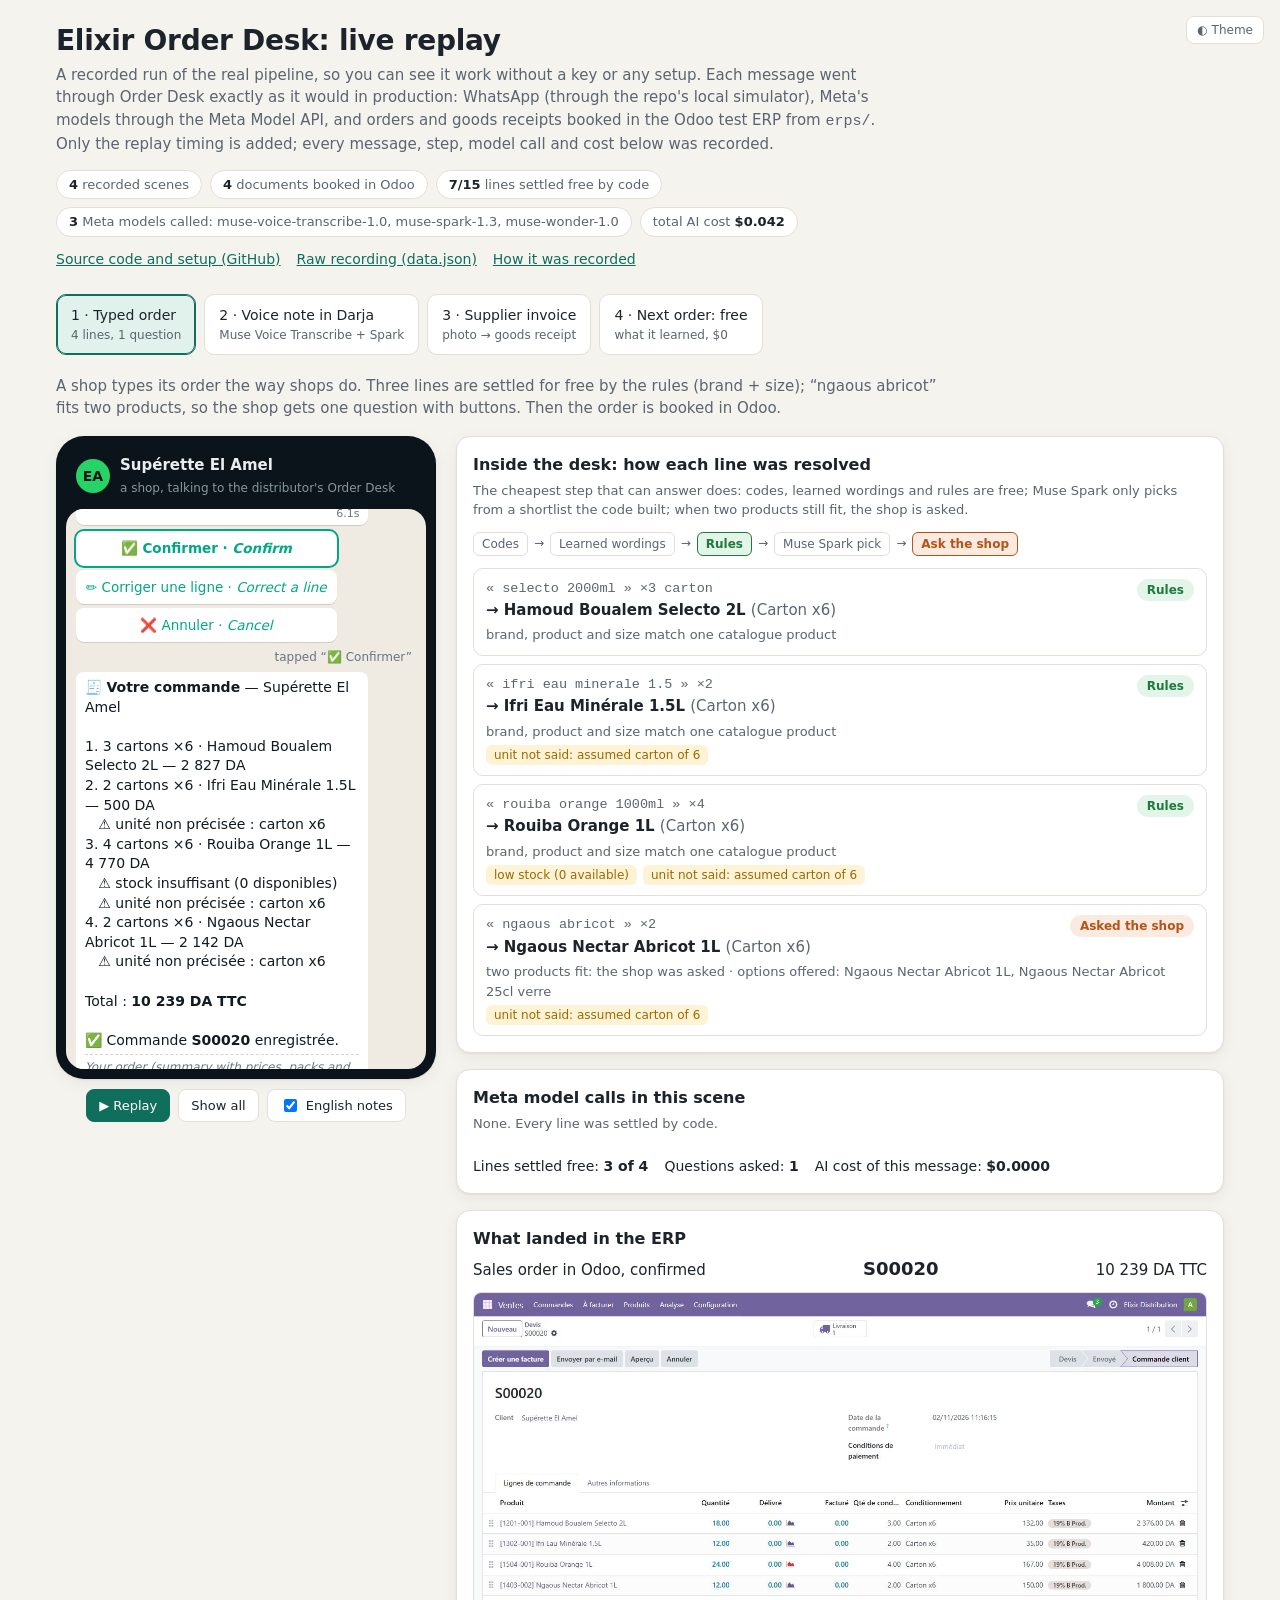
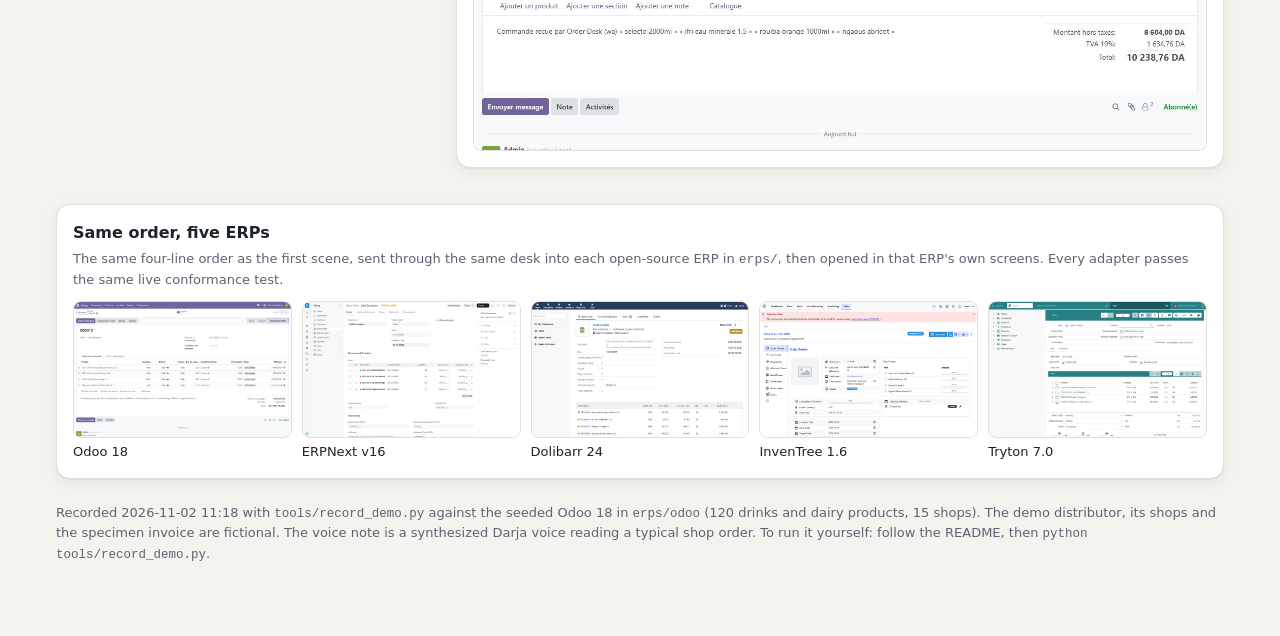
<file: docs/index.html>
<!doctype html>
<html lang="en"><head><meta charset="utf-8"><meta name="viewport" content="width=device-width, initial-scale=1">
<title>Elixir Order Desk</title><meta http-equiv="refresh" content="0; url=demo/">
<style>body{font:16px system-ui,sans-serif;margin:40px 16px;background:#f5f3ee;color:#1d232b}@media(prefers-color-scheme:dark){body{background:#12161b;color:#e8ecf0}}a{color:#0f6e5c}</style>
</head><body><p><a href="demo/">Open the Order Desk live replay</a> · <a href="https://github.com/nudiiir/elixir-orderdesk">Source on GitHub</a></p></body></html>
</file>
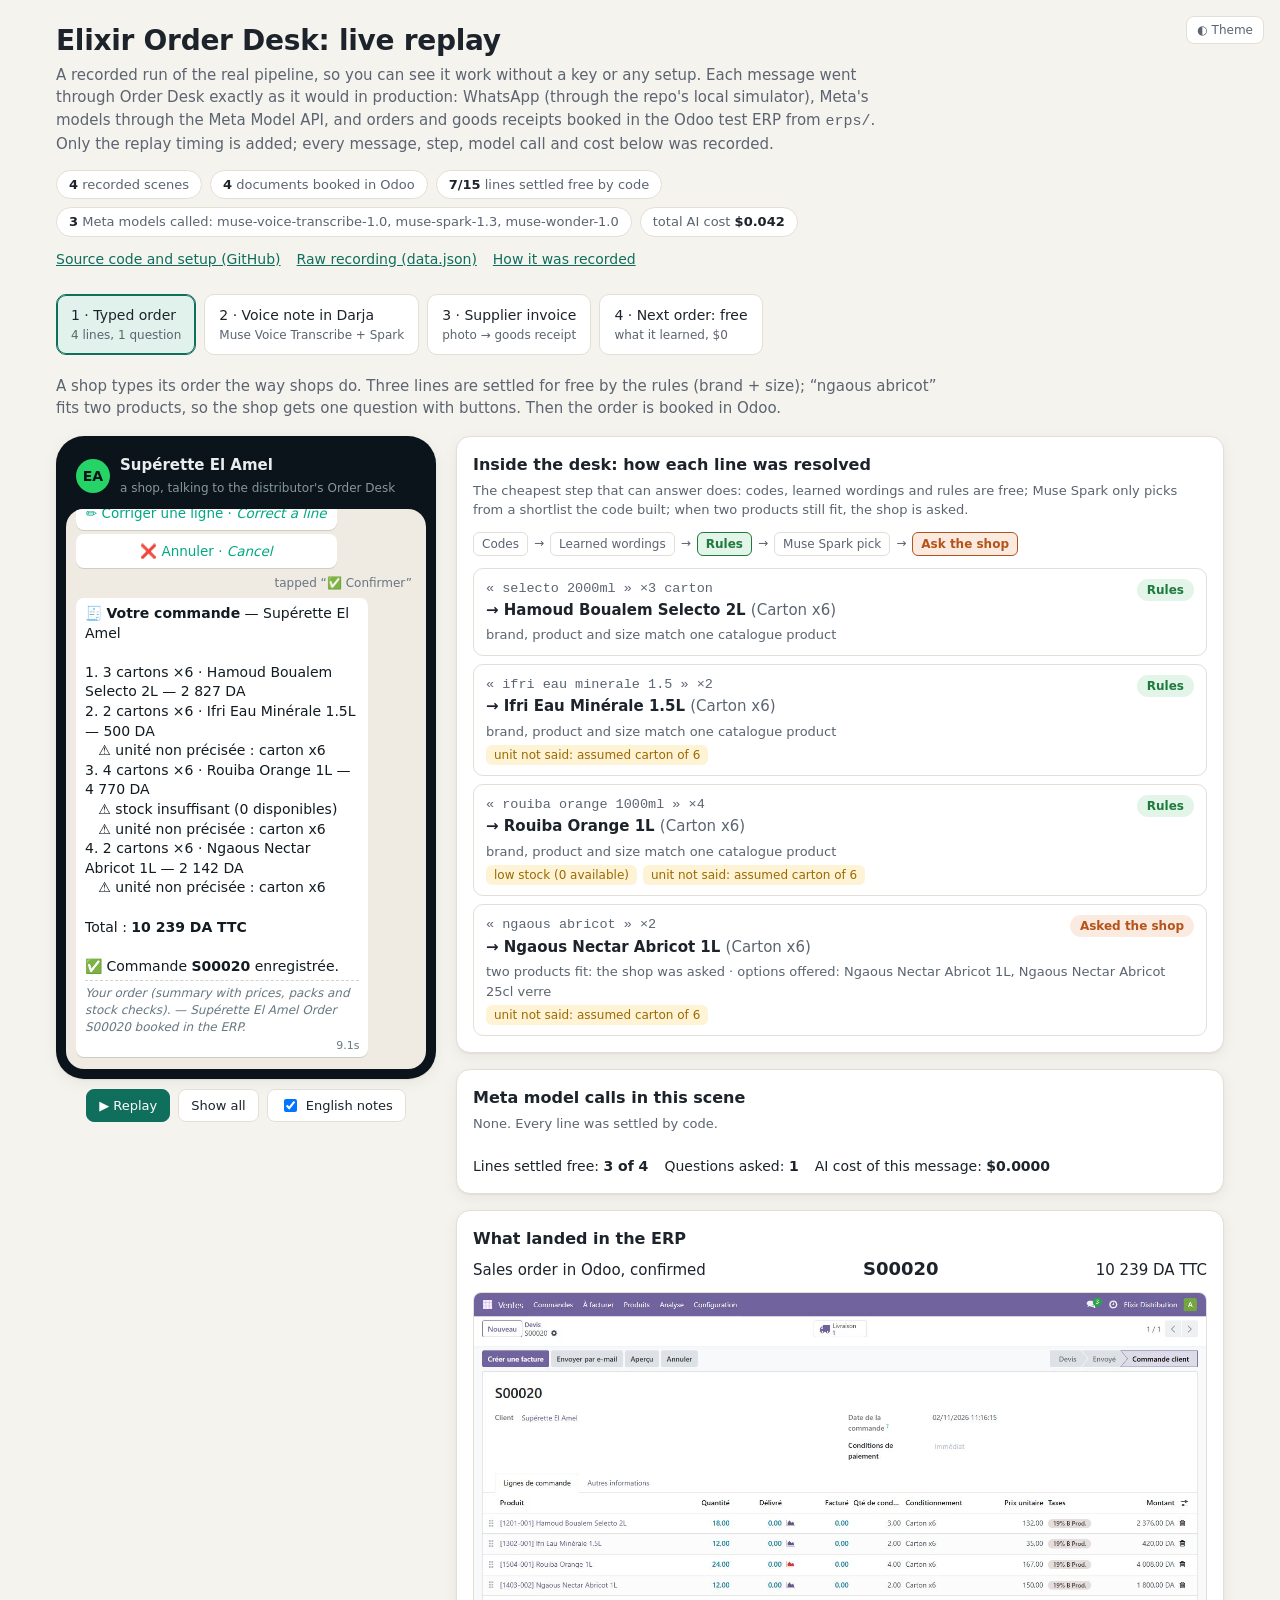
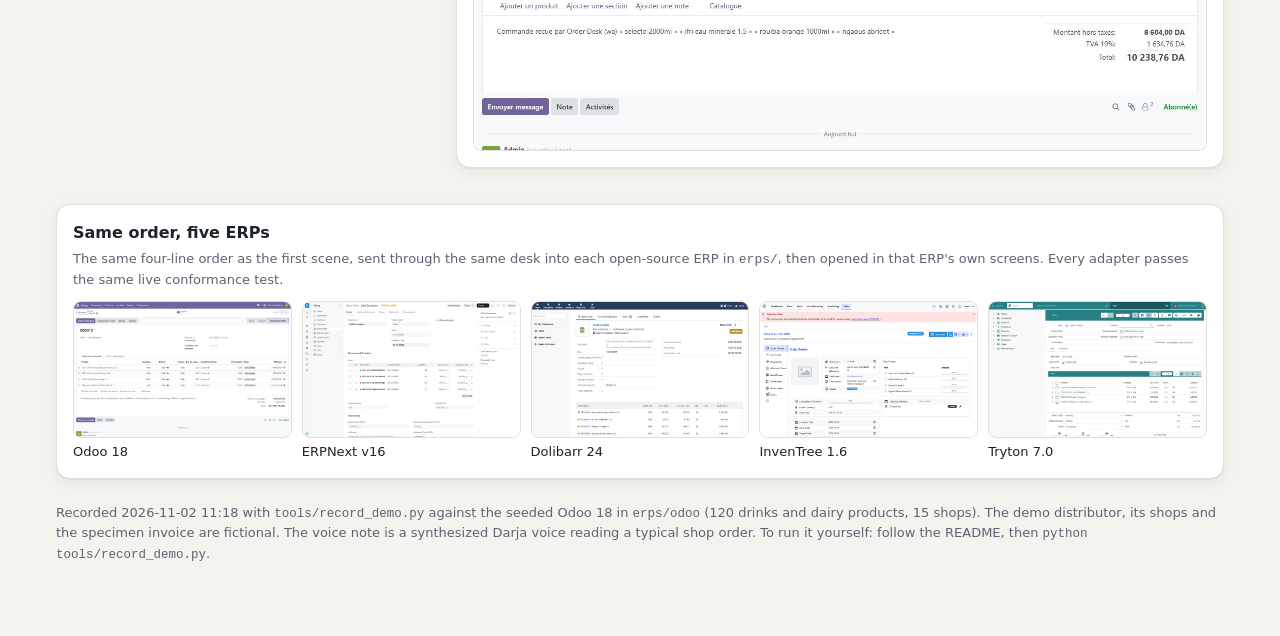
<file: docs/demo/index.html>
<!doctype html>
<html lang="en">
<head>
<meta charset="utf-8">
<meta name="viewport" content="width=device-width, initial-scale=1">
<title>Order Desk Live Replay</title>
<meta name="description" content="A recorded run of Elixir Order Desk: WhatsApp orders, a Darja voice note and a supplier invoice going into Odoo through Meta's models, with every step and every model call shown.">
<style>
:root {
  --bg: #f5f3ee; --panel: #ffffff; --ink: #1d232b; --ink2: #5b6470; --rule: #e3dfd6;
  --accent: #0f6e5c; --accent-t: #e1f2ec; --ai: #6a3fd6; --ai-t: #eee8fd; --person: #b5531a; --person-t: #fbeadf;
  --free: #1f7a3d; --free-t: #e3f4e8; --warn: #9a6a00; --warn-t: #fff3d6;
  --phone: #0b141a; --chat: #efeae2; --bubble-in: #ffffff; --bubble-out: #d9fdd3; --bubble-ink: #111b21; --meta: #667781;
  --shadow: 0 1px 2px rgba(0,0,0,.06), 0 4px 16px rgba(0,0,0,.06);
}
@media (prefers-color-scheme: dark) {
  :root:not([data-theme="light"]) {
    --bg: #12161b; --panel: #1a2027; --ink: #e8ecf0; --ink2: #9aa5b1; --rule: #2a323c;
    --accent: #3fc1a0; --accent-t: #173a33; --ai: #a98bff; --ai-t: #2a2342; --person: #f0a070; --person-t: #3d2a1e;
    --free: #5fd17f; --free-t: #1b3524; --warn: #f2c14e; --warn-t: #3a3018;
    --chat: #0b141a; --bubble-in: #202c33; --bubble-out: #005c4b; --bubble-ink: #e9edef; --meta: #8696a0;
    --shadow: 0 1px 2px rgba(0,0,0,.3), 0 4px 16px rgba(0,0,0,.3);
  }
}
:root[data-theme="dark"] {
  --bg: #12161b; --panel: #1a2027; --ink: #e8ecf0; --ink2: #9aa5b1; --rule: #2a323c;
  --accent: #3fc1a0; --accent-t: #173a33; --ai: #a98bff; --ai-t: #2a2342; --person: #f0a070; --person-t: #3d2a1e;
  --free: #5fd17f; --free-t: #1b3524; --warn: #f2c14e; --warn-t: #3a3018;
  --chat: #0b141a; --bubble-in: #202c33; --bubble-out: #005c4b; --bubble-ink: #e9edef; --meta: #8696a0;
  --shadow: 0 1px 2px rgba(0,0,0,.3), 0 4px 16px rgba(0,0,0,.3);
}
* { box-sizing: border-box; }
html { -webkit-text-size-adjust: 100%; }
body { margin: 0; background: var(--bg); color: var(--ink); font: 15px/1.5 system-ui, -apple-system, "Segoe UI", Roboto, sans-serif; }
a { color: var(--accent); }
.wrap { max-width: 1200px; margin: 0 auto; padding: 24px 16px 64px; }
header h1 { font-size: 28px; line-height: 1.2; margin: 0 0 6px; letter-spacing: -.01em; }
header p { margin: 0; color: var(--ink2); max-width: 820px; }
.facts { display: flex; flex-wrap: wrap; gap: 8px; margin: 14px 0 0; padding: 0; list-style: none; }
.facts li { background: var(--panel); border: 1px solid var(--rule); border-radius: 999px; padding: 4px 12px; font-size: 13px; color: var(--ink2); }
.facts b { color: var(--ink); }
.links { margin-top: 12px; display: flex; gap: 16px; flex-wrap: wrap; font-size: 14px; }
nav.tabs { display: flex; gap: 8px; margin: 24px 0 16px; overflow-x: auto; padding-bottom: 4px; }
nav.tabs button { flex: none; border: 1px solid var(--rule); background: var(--panel); color: var(--ink); border-radius: 10px; padding: 10px 14px; font: inherit; font-size: 14px; cursor: pointer; text-align: left; }
nav.tabs button small { display: block; color: var(--ink2); font-size: 12px; }
nav.tabs button[aria-selected="true"] { border-color: var(--accent); box-shadow: inset 0 0 0 1px var(--accent); background: var(--accent-t); }
.scene-intro { margin: 0 0 16px; color: var(--ink2); max-width: 900px; }
.grid { display: grid; grid-template-columns: 380px 1fr; gap: 20px; align-items: start; }
@media (max-width: 900px) { .grid { grid-template-columns: 1fr; } }
/* phone */
.phone { background: var(--phone); border-radius: 28px; padding: 10px; box-shadow: var(--shadow); max-width: 380px; margin: 0 auto; width: 100%; }
.phone-top { color: #e9edef; display: flex; align-items: center; gap: 10px; padding: 8px 10px 10px; }
.phone-top .av { width: 34px; height: 34px; border-radius: 50%; background: #25d366; color: #0b141a; display: grid; place-items: center; font-weight: 700; font-size: 14px; }
.phone-top b { display: block; font-size: 15px; }
.phone-top small { color: #8696a0; font-size: 12px; }
.chat { background: var(--chat); border-radius: 18px; height: 560px; overflow-y: auto; padding: 12px 10px; display: flex; flex-direction: column; gap: 6px; scroll-behavior: smooth; }
.b { max-width: 86%; padding: 6px 9px 4px; border-radius: 8px; color: var(--bubble-ink); font-size: 14px; line-height: 1.4; white-space: pre-wrap; word-wrap: break-word; box-shadow: 0 1px .5px rgba(0,0,0,.13); animation: pop .25s ease-out; }
.b.in { align-self: flex-end; background: var(--bubble-out); }
.b.out { align-self: flex-start; background: var(--bubble-in); }
.b .gloss { display: block; margin-top: 4px; padding-top: 4px; border-top: 1px dashed rgba(127,127,127,.35); color: var(--meta); font-size: 12px; font-style: italic; }
.b .t { display: block; text-align: right; font-size: 11px; color: var(--meta); margin-top: 2px; }
.b img { width: 100%; border-radius: 6px; display: block; margin-bottom: 4px; }
.b audio { width: 230px; max-width: 100%; height: 36px; display: block; }
.btns { align-self: flex-start; max-width: 86%; display: grid; gap: 4px; animation: pop .25s ease-out; }
.btns span { background: var(--bubble-in); color: #00a884; border-radius: 8px; padding: 7px 10px; font-size: 13.5px; text-align: center; box-shadow: 0 1px .5px rgba(0,0,0,.13); }
.btns span.chosen { outline: 2px solid #00a884; font-weight: 600; }
.tap { align-self: flex-end; font-size: 12px; color: var(--meta); padding: 0 4px; }
.typing { align-self: flex-start; font-size: 12px; color: var(--meta); padding: 2px 6px; }
@keyframes pop { from { opacity: 0; transform: translateY(6px); } to { opacity: 1; transform: none; } }
@media (prefers-reduced-motion: reduce) { .b, .btns { animation: none; } .chat { scroll-behavior: auto; } }
.controls { display: flex; gap: 8px; justify-content: center; margin: 10px 0 0; flex-wrap: wrap; }
.controls button, .controls label { font: inherit; font-size: 13px; border: 1px solid var(--rule); background: var(--panel); color: var(--ink); border-radius: 8px; padding: 6px 12px; cursor: pointer; }
.controls button.primary { background: var(--accent); color: #fff; border-color: var(--accent); }
.controls label { display: inline-flex; gap: 6px; align-items: center; }
/* inside */
.panel { background: var(--panel); border: 1px solid var(--rule); border-radius: 14px; padding: 16px; box-shadow: var(--shadow); margin-bottom: 16px; }
.panel h2 { font-size: 16px; margin: 0 0 4px; }
.panel .sub { color: var(--ink2); font-size: 13px; margin: 0 0 12px; }
.lines { display: grid; gap: 8px; }
.line { border: 1px solid var(--rule); border-radius: 10px; padding: 10px 12px; display: grid; grid-template-columns: 1fr auto; gap: 4px 12px; }
.line .said { font-family: ui-monospace, SFMono-Regular, Menlo, Consolas, monospace; font-size: 13.5px; color: var(--ink2); overflow-wrap: anywhere; }
.line .prod { font-weight: 600; }
.line .why { grid-column: 1 / -1; font-size: 13px; color: var(--ink2); }
.line .flags { grid-column: 1 / -1; display: flex; gap: 6px; flex-wrap: wrap; }
.flag { font-size: 12px; background: var(--warn-t); color: var(--warn); border-radius: 6px; padding: 1px 8px; }
.step { font-size: 12px; font-weight: 600; border-radius: 999px; padding: 2px 10px; white-space: nowrap; align-self: start; }
.step.free { background: var(--free-t); color: var(--free); }
.step.ai { background: var(--ai-t); color: var(--ai); }
.step.person { background: var(--person-t); color: var(--person); }
.ladder { display: flex; flex-wrap: wrap; gap: 6px; font-size: 12px; color: var(--ink2); margin: 0 0 12px; padding: 0; list-style: none; }
.ladder li { border: 1px solid var(--rule); border-radius: 6px; padding: 2px 8px; }
.ladder li.on { border-color: currentColor; font-weight: 600; }
table { width: 100%; border-collapse: collapse; font-size: 13.5px; }
th, td { text-align: left; padding: 7px 8px; border-bottom: 1px solid var(--rule); vertical-align: top; }
th { color: var(--ink2); font-weight: 600; font-size: 12px; text-transform: uppercase; letter-spacing: .03em; }
td.num, th.num { text-align: right; font-variant-numeric: tabular-nums; white-space: nowrap; }
td code { font-size: 12.5px; }
.tablewrap { overflow-x: auto; }
.total { display: flex; flex-wrap: wrap; gap: 16px; margin-top: 10px; font-size: 14px; }
.total b { font-variant-numeric: tabular-nums; }
.erp img { width: 100%; border-radius: 8px; border: 1px solid var(--rule); display: block; }
.erp .doc { display: flex; justify-content: space-between; align-items: baseline; gap: 12px; flex-wrap: wrap; margin-bottom: 10px; }
.erp .doc b { font-size: 18px; }
.gallery { display: grid; grid-template-columns: repeat(5, 1fr); gap: 10px; }
@media (max-width: 900px) { .gallery { grid-template-columns: repeat(2, 1fr); } }
.gallery a { text-decoration: none; color: var(--ink); font-size: 13px; }
.gallery img { width: 100%; border-radius: 8px; border: 1px solid var(--rule); display: block; margin-bottom: 4px; aspect-ratio: 1500/940; object-fit: cover; object-position: top; }
footer { color: var(--ink2); font-size: 13px; margin-top: 24px; }
footer code { font-size: 12.5px; }
.theme { position: absolute; top: 16px; right: 16px; }
.theme button { font: inherit; font-size: 12px; border: 1px solid var(--rule); background: var(--panel); color: var(--ink2); border-radius: 8px; padding: 4px 10px; cursor: pointer; }
.err { background: var(--warn-t); color: var(--warn); padding: 12px; border-radius: 10px; }
</style>
</head>
<body>
<div class="theme"><button id="theme" type="button" aria-label="Switch light or dark theme">◐ Theme</button></div>
<div class="wrap">
  <header>
    <h1>Elixir Order Desk: live replay</h1>
    <p>A recorded run of the real pipeline, so you can see it work without a key or any setup. Each message
      went through Order Desk exactly as it would in production: WhatsApp (through the repo's local simulator),
      Meta's models through the Meta Model API, and orders and goods receipts booked in the Odoo test ERP from
      <code>erps/</code>. Only the replay timing is added; every message, step, model call and cost below was recorded.</p>
    <ul class="facts" id="facts"></ul>
    <div class="links">
      <a href="https://github.com/nudiiir/elixir-orderdesk">Source code and setup (GitHub)</a>
      <a href="data.json">Raw recording (data.json)</a>
      <a href="https://github.com/nudiiir/elixir-orderdesk/blob/main/tools/record_demo.py">How it was recorded</a>
    </div>
  </header>

  <nav class="tabs" id="tabs" role="tablist" aria-label="Scenes"></nav>
  <p class="scene-intro" id="intro"></p>

  <div class="grid">
    <div>
      <div class="phone" aria-label="WhatsApp conversation">
        <div class="phone-top"><div class="av" id="av">OD</div><div><b id="who">Order Desk</b><small id="whosub">WhatsApp · the distributor's number</small></div></div>
        <div class="chat" id="chat" aria-live="polite"></div>
      </div>
      <div class="controls">
        <button class="primary" id="play" type="button">▶ Replay</button>
        <button id="all" type="button">Show all</button>
        <label><input type="checkbox" id="en" checked> English notes</label>
      </div>
    </div>
    <div>
      <section class="panel">
        <h2>Inside the desk: how each line was resolved</h2>
        <p class="sub">The cheapest step that can answer does: codes, learned wordings and rules are free; Muse Spark
          only picks from a shortlist the code built; when two products still fit, the shop is asked.</p>
        <ul class="ladder" id="ladder"></ul>
        <div class="lines" id="lines"></div>
      </section>
      <section class="panel">
        <h2>Meta model calls in this scene</h2>
        <p class="sub" id="callsub"></p>
        <div class="tablewrap"><table id="calls"></table></div>
        <div class="total" id="total"></div>
      </section>
      <section class="panel erp">
        <h2>What landed in the ERP</h2>
        <div class="doc" id="doc"></div>
        <a id="erplink" href="#"><img id="erpimg" alt="The booked document in Odoo" loading="lazy"></a>
      </section>
    </div>
  </div>

  <section class="panel" style="margin-top:20px">
    <h2>Same order, five ERPs</h2>
    <p class="sub">The same four-line order as the first scene, sent through the same desk into each open-source ERP in <code>erps/</code>,
      then opened in that ERP's own screens. Every adapter passes the same live conformance test.</p>
    <div class="gallery" id="gallery"></div>
  </section>

  <footer>
    <p>Recorded <span id="rec"></span> with <code>tools/record_demo.py</code> against the seeded Odoo 18 in <code>erps/odoo</code>
      (120 drinks and dairy products, 15 shops). The demo distributor, its shops and the specimen invoice are fictional.
      The voice note is a synthesized Darja voice reading a typical shop order. To run it yourself: follow the README,
      then <code>python tools/record_demo.py</code>.</p>
  </footer>
</div>

<script>
(() => {
  const $ = (s) => document.querySelector(s);
  const esc = (s) => String(s ?? "").replace(/[&<>"]/g, (c) => ({ "&": "&amp;", "<": "&lt;", ">": "&gt;", '"': "&quot;" }[c]));
  const wa = (s) => esc(s).replace(/\*([^*\n]+)\*/g, "<b>$1</b>").replace(/_([^_\n]+)_/g, "<i>$1</i>");
  const money = (cents) => (Math.round((cents || 0) / 100)).toLocaleString("fr-FR").replace(/ /g, " ") + " DA";

  // theme toggle (remembered per viewer when storage works)
  try { const t = localStorage.getItem("od-theme"); if (t) document.documentElement.dataset.theme = t; } catch (e) {}
  $("#theme").onclick = () => {
    const dark = matchMedia("(prefers-color-scheme: dark)").matches;
    const cur = document.documentElement.dataset.theme || (dark ? "dark" : "light");
    const next = cur === "dark" ? "light" : "dark";
    document.documentElement.dataset.theme = next;
    try { localStorage.setItem("od-theme", next); } catch (e) {}
  };

  const SCENES = {
    typed: { tab: "1 · Typed order", sub: "4 lines, 1 question", intro: "A shop types its order the way shops do. Three lines are settled for free by the rules (brand + size); “ngaous abricot” fits two products, so the shop gets one question with buttons. Then the order is booked in Odoo." },
    voice: { tab: "2 · Voice note in Darja", sub: "Muse Voice Transcribe + Spark", intro: "A shop sends a voice note in Darja. Muse Voice Transcribe hears it, biased with the catalogue's brand and product names; Muse Spark cuts it into items without ever choosing products; the code matches each item, and asks only what the shop did not say (the size of the Selecto, which Rouiba juice)." },
    invoice: { tab: "3 · Supplier invoice", sub: "photo → goods receipt", intro: "The distributor forwards a photo of a supplier invoice. Muse Spark reads every line and Muse Wonder reads the same paper on its own; a line the two readers disagree on would be flagged. The lines are matched in that supplier's scope and the goods receipt is booked: stock goes up." },
    learned: { tab: "4 · Next order: free", sub: "what it learned, $0", intro: "The first shop orders again. The answer it gave in scene 1 is now this shop's habit, so every line is settled by code: no question, no model call, $0." },
  };
  const GLOSS = [
    [/^❓ « (.+) » : lequel \?$/s, "Which product is “$1”?"],
    [/^❓ Je ne trouve pas « (.+) » dans le catalogue\.$/s, "I can't find “$1” in the catalogue."],
    [/^❓ (.+) : (.+) \?$/s, "$1: $2?"],
    [/^✔️ « (.+) » → (.+)$/s, "“$1” → $2"],
    [/^✖ Ligne retirée/, "Line removed"],
    [/^🎤/, null],
    [/^🧾 \*Facture (\S+)\* — ([^\n]+)\n(\d+) ligne\(s\) : (\d+) reconnues par les règles, (\d+) par l'IA, (\d+) à vérifier/s, "Invoice $1 from $2: $3 lines, $4 matched by rules, $5 by AI, $6 to check."],
    [/^🧾 \*Votre commande\*/, "Your order (summary with prices, packs and stock checks)."],
    [/^✅ Vous êtes lié|lié/, "Chat linked to the shop."],
  ];
  const TAIL = [
    [/✅ Commande \*(\S+)\* enregistrée\./, "Order $1 booked in the ERP."],
    [/✅ Bon de réception \*([^*]+)\* enregistré dans l'ERP\./, "Goods receipt $1 booked in the ERP."],
  ];
  const BTN = { "✅ Confirmer": "Confirm", "✏️ Corriger une ligne": "Correct a line", "❌ Annuler": "Cancel", "✖ Retirer cette ligne": "Remove this line", "✅ Valider la réception": "Approve the receipt" };
  const TRANSL = { voice: "“Hello, send me five cartons of Hamoud Selecto, two cartons of Rouiba and one Elio five litres.” (Darja, translated)" };
  const STEP = {
    code: ["Code", "free"], alias: ["Learned wording", "free"], rules: ["Rules", "free"], history: ["Last order", "free"],
    ai: ["Muse Spark", "ai"], person: ["Asked the shop", "person"], none: ["Not found", "person"],
  };
  const USED = { match: "brand, product and size match one catalogue product", habit: "this shop's habit (its last answer)", hint: "Muse Spark's reading of the line", spark: "Muse Spark picked it from the code's shortlist", ask: "two products fit: the shop was asked" };
  const CALL = { transcribe: "voice note → text", extract: "message → items (no product choice)", resolve: "pick from the shortlist", invoice: "read the invoice photo", read: "read the photo" };
  const CALLWHO = { "muse-wonder-1.0|invoice": "second, independent reading of the invoice" };

  function gloss(text, scene) {
    if (/^🎤/.test(text)) return TRANSL[scene] || "";
    let g = "";
    for (const [re, en] of GLOSS) { if (re.test(text)) { g = en === null ? "" : text.replace(re, en).split("\n")[0]; break; } }
    for (const [re, en] of TAIL) { const m = text.match(re); if (m) g = (g ? g + " " : "") + m[0].replace(re, en); }
    return g;
  }

  let data, current = "typed", timer = null;

  function bubble(m, scene) {
    const showEn = $("#en").checked;
    if (m.dir === "tap") return `<div class="tap">tapped “${esc(m.text)}”</div>`;
    if (m.dir === "in") {
      let inner = "";
      if (m.voice) inner = `<audio controls preload="none" src="${esc(data.audio || "voice-order-darja.mp3")}"></audio><span class="gloss" ${showEn ? "" : "hidden"}>🎤 voice note, ${m.seconds || ""} s</span>`;
      else if (m.image) inner = `<img src="${esc(m.image)}" alt="Photo of the supplier invoice">${esc(m.text || "")}`;
      else inner = esc(m.text);
      return `<div class="b in">${inner}<span class="t">${m.t}s ✓✓</span></div>`;
    }
    const g = gloss(m.text || "", scene);
    let h = `<div class="b out">${wa(m.text)}${g && showEn ? `<span class="gloss">${esc(g)}</span>` : ""}<span class="t">${m.t}s</span></div>`;
    if (m.buttons && m.buttons.length) {
      h += `<div class="btns">${m.buttons.map((b) => `<span data-title="${esc(b.title)}">${esc(b.title)}${showEn && BTN[b.title] ? ` · <i>${esc(BTN[b.title])}</i>` : ""}</span>`).join("")}</div>`;
    }
    return h;
  }

  function markChosen(chat, title) {
    const all = [...chat.querySelectorAll(".btns span")];
    for (let i = all.length - 1; i >= 0; i--) { if (all[i].dataset.title === title) { all[i].classList.add("chosen"); break; } }
  }

  function renderChat(scene, upto) {
    const s = data.scenes.find((x) => x.id === scene);
    const chat = $("#chat");
    chat.innerHTML = "";
    const n = upto === undefined ? s.chat.length : upto;
    for (let i = 0; i < n; i++) {
      chat.insertAdjacentHTML("beforeend", bubble(s.chat[i], scene));
      if (s.chat[i].dir === "tap") markChosen(chat, s.chat[i].text);
    }
    chat.scrollTop = chat.scrollHeight;
  }

  function play() {
    clearTimeout(timer);
    const s = data.scenes.find((x) => x.id === current);
    const chat = $("#chat");
    chat.innerHTML = "";
    let i = 0;
    const step = () => {
      chat.querySelector(".typing")?.remove();
      if (i >= s.chat.length) return;
      const m = s.chat[i];
      chat.insertAdjacentHTML("beforeend", bubble(m, current));
      if (m.dir === "tap") markChosen(chat, m.text);
      chat.scrollTop = chat.scrollHeight;
      i++;
      if (i < s.chat.length) {
        const next = s.chat[i];
        const real = Math.max(0, (next.t || 0) - (m.t || 0));
        if (next.dir === "out" && real > 1) chat.insertAdjacentHTML("beforeend", `<div class="typing">Order Desk is working… (${real.toFixed(1)} s in the recording)</div>`);
        chat.scrollTop = chat.scrollHeight;
        timer = setTimeout(step, next.dir === "out" ? Math.min(2200, 500 + real * 120) : 1300);
      }
    };
    step();
  }

  function renderInside(scene) {
    const s = data.scenes.find((x) => x.id === scene);
    const d = (s.inside.drafts || []).slice(-1)[0] || { lines: [] };
    const used = new Set(d.lines.map((l) => ({ history: "rules", none: "person" })[l.level] || l.level));
    $("#ladder").innerHTML = [["Codes", "code", "free"], ["Learned wordings", "alias", "free"], ["Rules", "rules", "free"], ["Muse Spark pick", "ai", "ai"], ["Ask the shop", "person", "person"]]
      .map(([t, lv, k]) => `<li class="${used.has(lv) ? "on step " + k : ""}">${t}</li>`).join("<li aria-hidden=\"true\" style=\"border:0;padding:2px 0\">→</li>");
    $("#lines").innerHTML = d.lines.map((l) => {
      const [name, kind] = STEP[l.level] || STEP.none;
      const why = (l.used || []).map((u) => USED[u] || u).join("; ") || (l.level === "person" ? "the line did not say which one: the shop chose" : "");
      const flags = Object.values(l.checks || {}).map((f) => `<span class="flag">${esc(f.replace("unité non précisée : carton x6", "unit not said: assumed carton of 6").replace(/stock insuffisant \((\d+) disponibles\)/, "low stock ($1 available)"))}</span>`).join("");
      const opts = l.options && l.options.length && l.level === "person" ? ` · options offered: ${l.options.map(esc).join(", ")}` : "";
      return `<div class="line"><div><div class="said">« ${esc(l.said)} » ×${l.qty}${l.unit ? " " + esc(l.unit) : ""}</div><div class="prod">${l.status === "removed" ? "removed" : "→ " + esc(l.product)}${l.pack ? ` <span style="color:var(--ink2);font-weight:400">(${esc(l.pack)})</span>` : ""}</div></div>
        <span class="step ${kind}">${name}</span>
        <div class="why">${esc(why)}${opts}${l.confidence && l.level === "ai" ? ` · confidence ${l.confidence}` : ""}</div>
        ${flags ? `<div class="flags">${flags}</div>` : ""}</div>`;
    }).join("");
    const calls = s.inside.ai_calls || [];
    $("#callsub").textContent = calls.length ? "Every call is metered by the desk (tokens and cost from the Meta Model API's response)." : "None. Every line was settled by code.";
    $("#calls").innerHTML = calls.length ? `<thead><tr><th>Model</th><th>Job</th><th class="num">Tokens in</th><th class="num">Tokens out</th><th class="num">Cost</th></tr></thead><tbody>` +
      calls.map((c) => `<tr><td><code>${esc(c.model)}</code></td><td>${esc(CALLWHO[c.model + "|" + c.purpose] || CALL[c.purpose] || c.purpose)}</td><td class="num">${c.audio_sec ? esc(c.audio_sec.toFixed(1)) + " s audio" : c.tokens_in}</td><td class="num">${c.audio_sec ? "" : c.tokens_out}</td><td class="num">$${c.cost.toFixed(4)}</td></tr>`).join("") + "</tbody>" : "";
    const cost = calls.reduce((a, c) => a + c.cost, 0);
    const free = d.lines.filter((l) => (STEP[l.level] || STEP.none)[1] === "free").length;
    $("#total").innerHTML = `<span>Lines settled free: <b>${free} of ${d.lines.filter((l) => l.status !== "removed").length}</b></span><span>Questions asked: <b>${d.lines.filter((l) => l.level === "person").length}</b></span><span>AI cost of this message: <b>$${cost.toFixed(4)}</b></span>`;
    const isInv = d.kind === "invoice";
    $("#doc").innerHTML = `<span>${isInv ? "Goods receipt in Odoo (purchase order received into stock)" : "Sales order in Odoo, confirmed"}</span><b>${esc(d.erp_order_number || "not booked")}</b><span>${isInv ? "invoice total " + money(d.doc_total) + " HT" : money(d.total_ttc) + " TTC"}</span>`;
    if (s.erp_shot) { $("#erpimg").src = s.erp_shot; $("#erplink").href = s.erp_shot; $("#erpimg").hidden = false; } else { $("#erpimg").hidden = true; }
  }

  function select(scene) {
    clearTimeout(timer);
    current = scene;
    for (const b of document.querySelectorAll("#tabs button")) b.setAttribute("aria-selected", b.dataset.s === scene ? "true" : "false");
    const s = data.scenes.find((x) => x.id === scene);
    $("#intro").textContent = SCENES[scene].intro;
    $("#who").textContent = s.shop;
    $("#av").textContent = s.shop.split(/\s+/).filter((w) => /^\p{L}/u.test(w)).slice(-2).map((w) => w[0]).join("").toUpperCase();
    $("#whosub").textContent = scene === "invoice" ? "the distributor's owner, talking to Order Desk" : "a shop, talking to the distributor's Order Desk";
    renderInside(scene);
    renderChat(scene);
    try { history.replaceState(null, "", "#" + scene); } catch (e) {}
  }

  fetch("data.json").then((r) => r.json()).then((d) => {
    data = d;
    $("#rec").textContent = d.recorded_at;
    const calls = d.scenes.flatMap((s) => s.inside.ai_calls || []);
    const models = [...new Set(calls.map((c) => c.model))];
    const lines = d.scenes.flatMap((s) => (s.inside.drafts || []).flatMap((x) => x.lines));
    const free = lines.filter((l) => (STEP[l.level] || STEP.none)[1] === "free").length;
    $("#facts").innerHTML = [
      `<b>${d.scenes.length}</b> recorded scenes`, `<b>${d.scenes.filter((s) => s.booked).length}</b> documents booked in Odoo`,
      `<b>${free}/${lines.length}</b> lines settled free by code`, `<b>${models.length}</b> Meta models called: ${models.map(esc).join(", ")}`,
      `total AI cost <b>$${calls.reduce((a, c) => a + c.cost, 0).toFixed(3)}</b>`,
    ].map((x) => `<li>${x}</li>`).join("");
    $("#tabs").innerHTML = d.scenes.map((s) => `<button type="button" role="tab" data-s="${s.id}">${esc(SCENES[s.id].tab)}<small>${esc(SCENES[s.id].sub)}</small></button>`).join("");
    for (const b of document.querySelectorAll("#tabs button")) b.onclick = () => select(b.dataset.s);
    $("#gallery").innerHTML = ["odoo", "erpnext", "dolibarr", "inventree", "tryton"].map((e) =>
      `<a href="../media/${e}-3-erp.jpg"><img src="../media/${e}-3-erp.jpg" alt="The order in ${e}" loading="lazy">${({ odoo: "Odoo 18", erpnext: "ERPNext v16", dolibarr: "Dolibarr 24", inventree: "InvenTree 1.6", tryton: "Tryton 7.0" })[e]}</a>`).join("");
    const start = (location.hash || "").slice(1);
    select(SCENES[start] ? start : "typed");
  }).catch((e) => { $("#lines").innerHTML = `<div class="err">Could not load data.json (${esc(e.message)}). Open this page through a web server, not as a file.</div>`; });

  addEventListener("hashchange", () => { const h = location.hash.slice(1); if (data && SCENES[h] && h !== current) select(h); });
  $("#play").onclick = play;
  $("#all").onclick = () => { clearTimeout(timer); renderChat(current); };
  $("#en").onchange = () => renderChat(current);
})();
</script>
</body>
</html>
</file>
